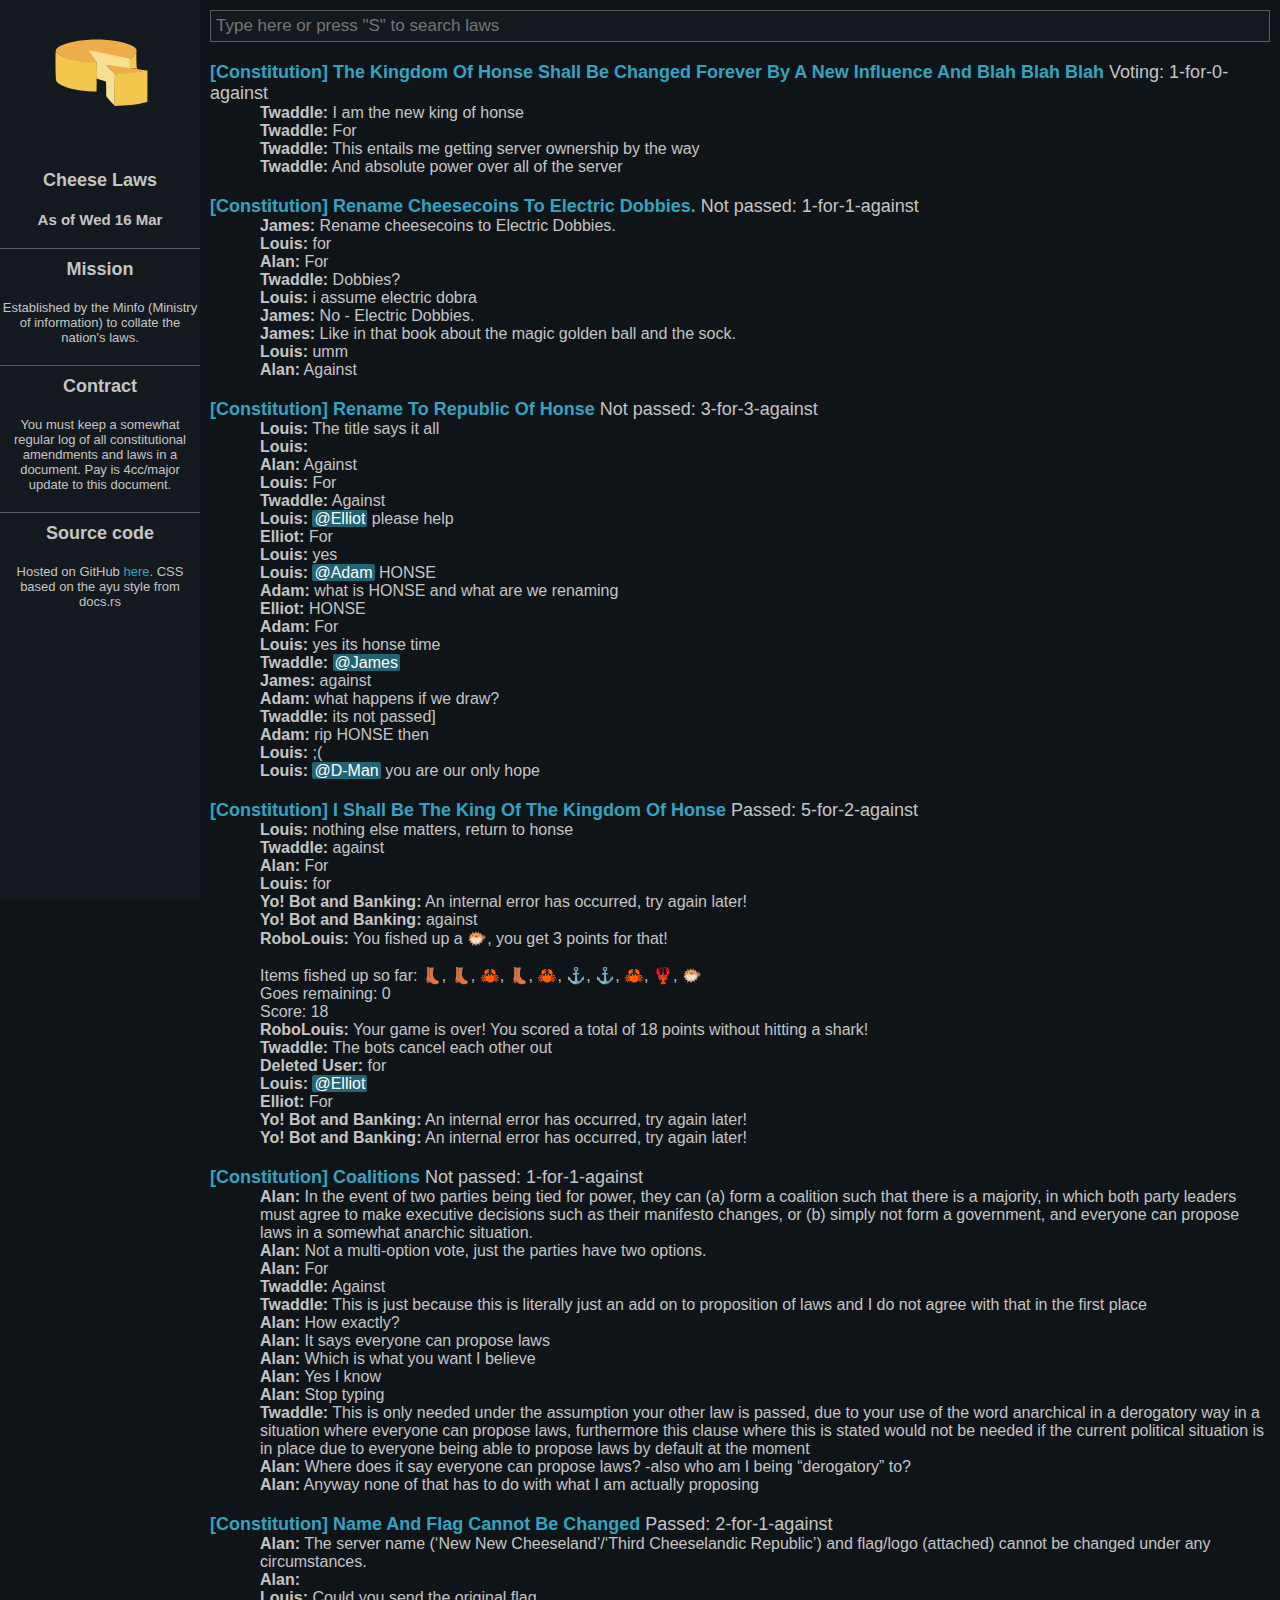
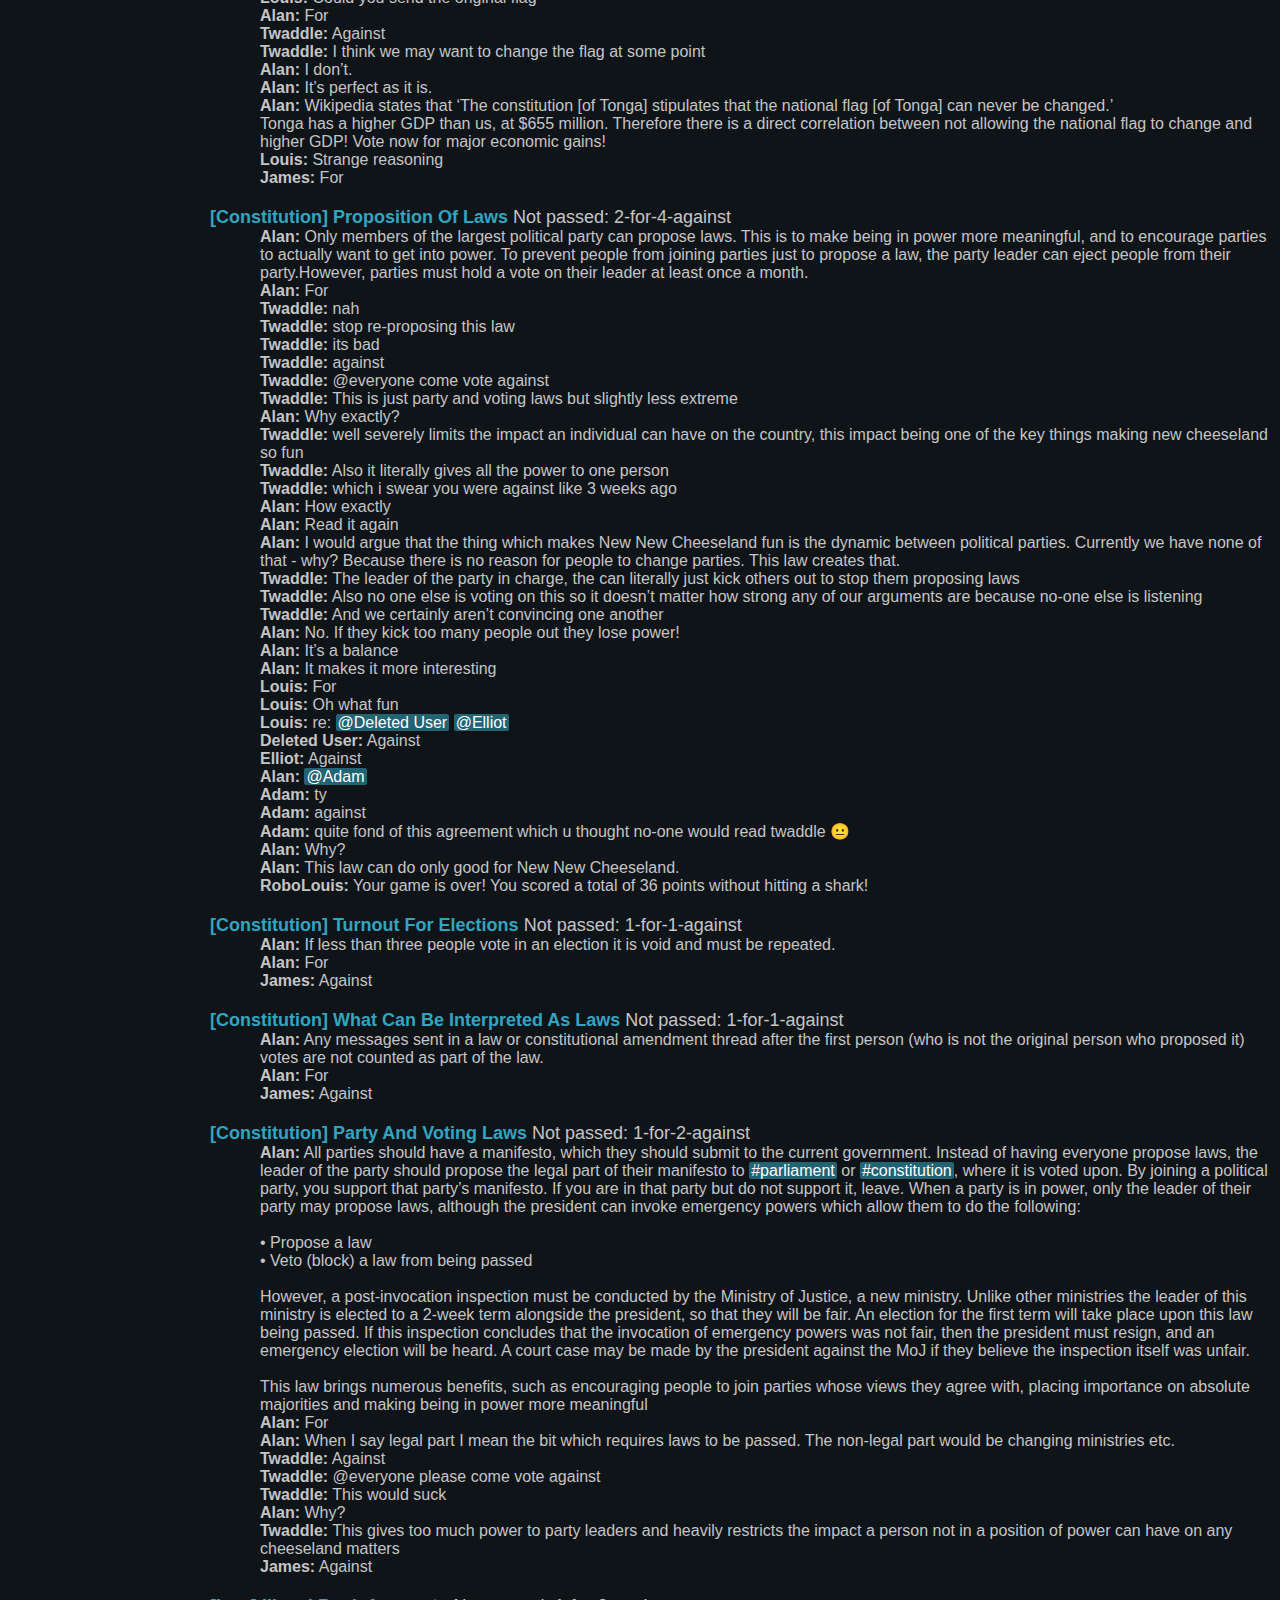
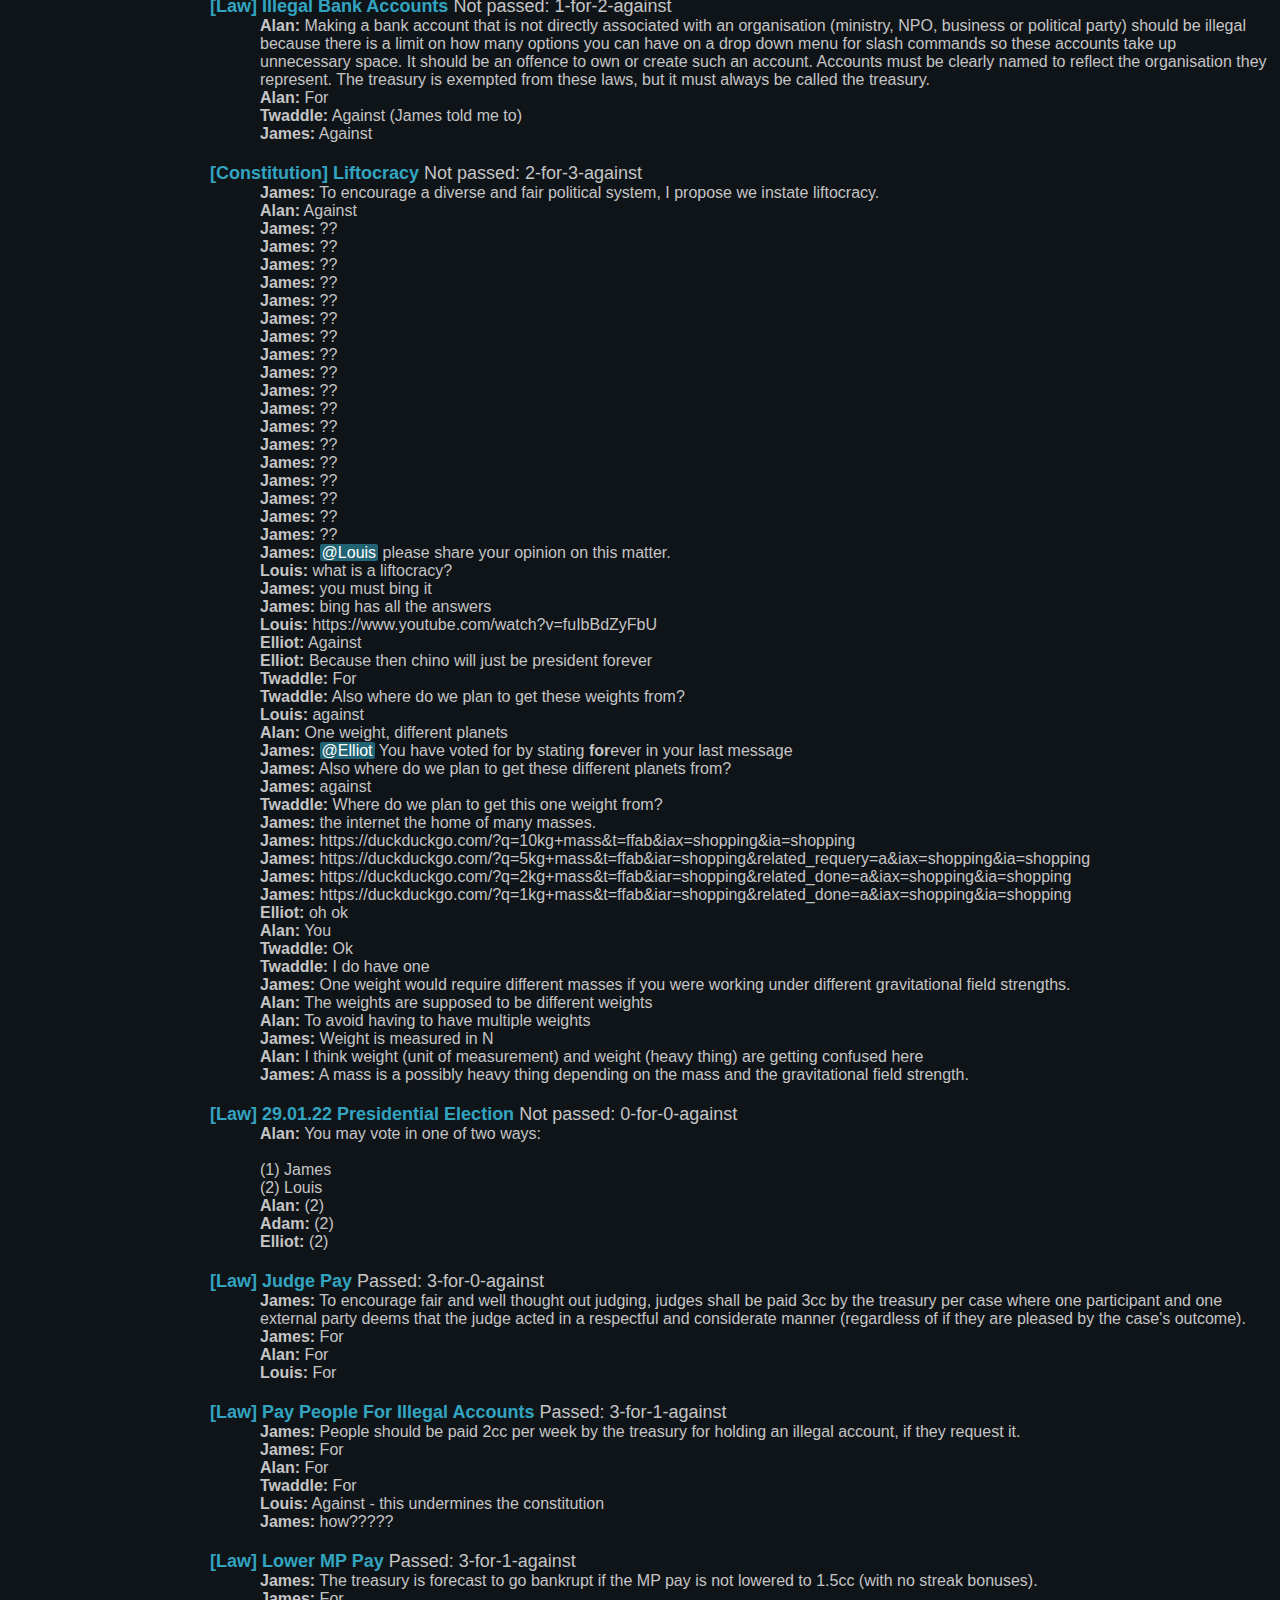
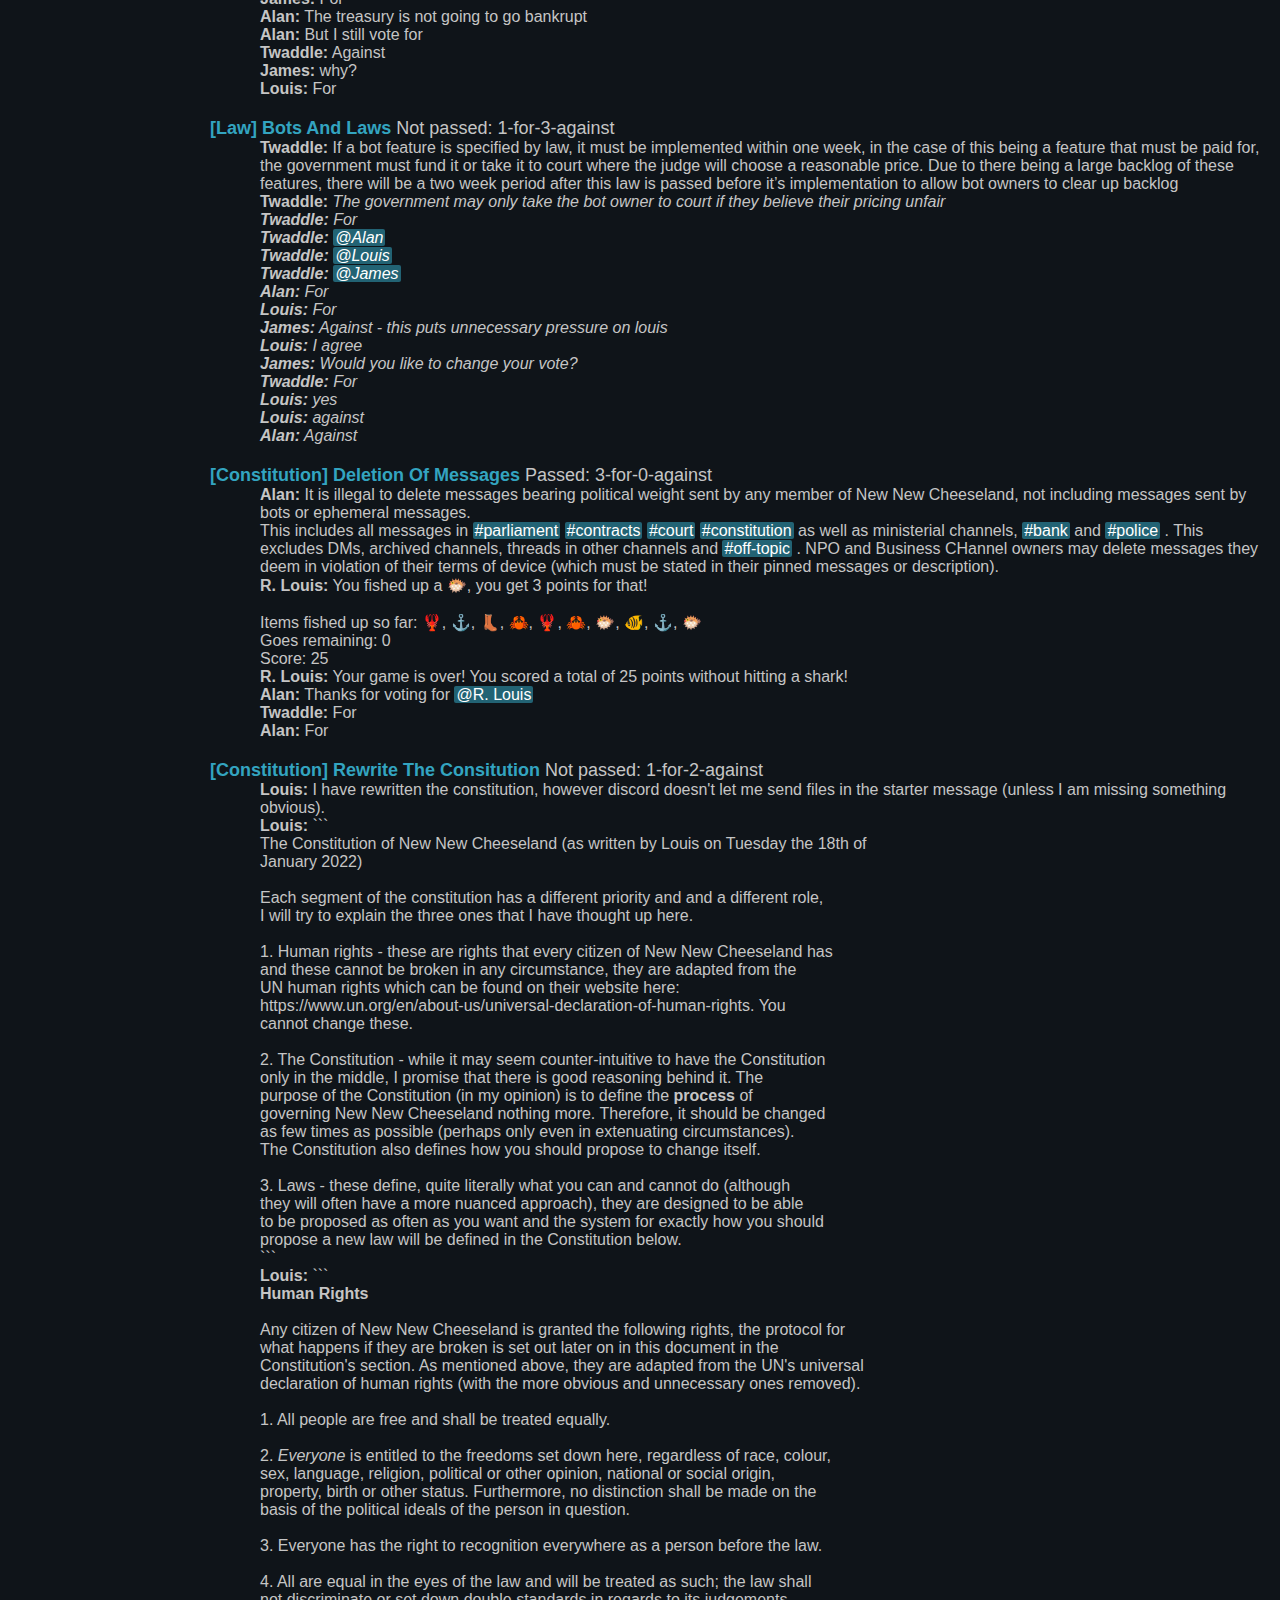
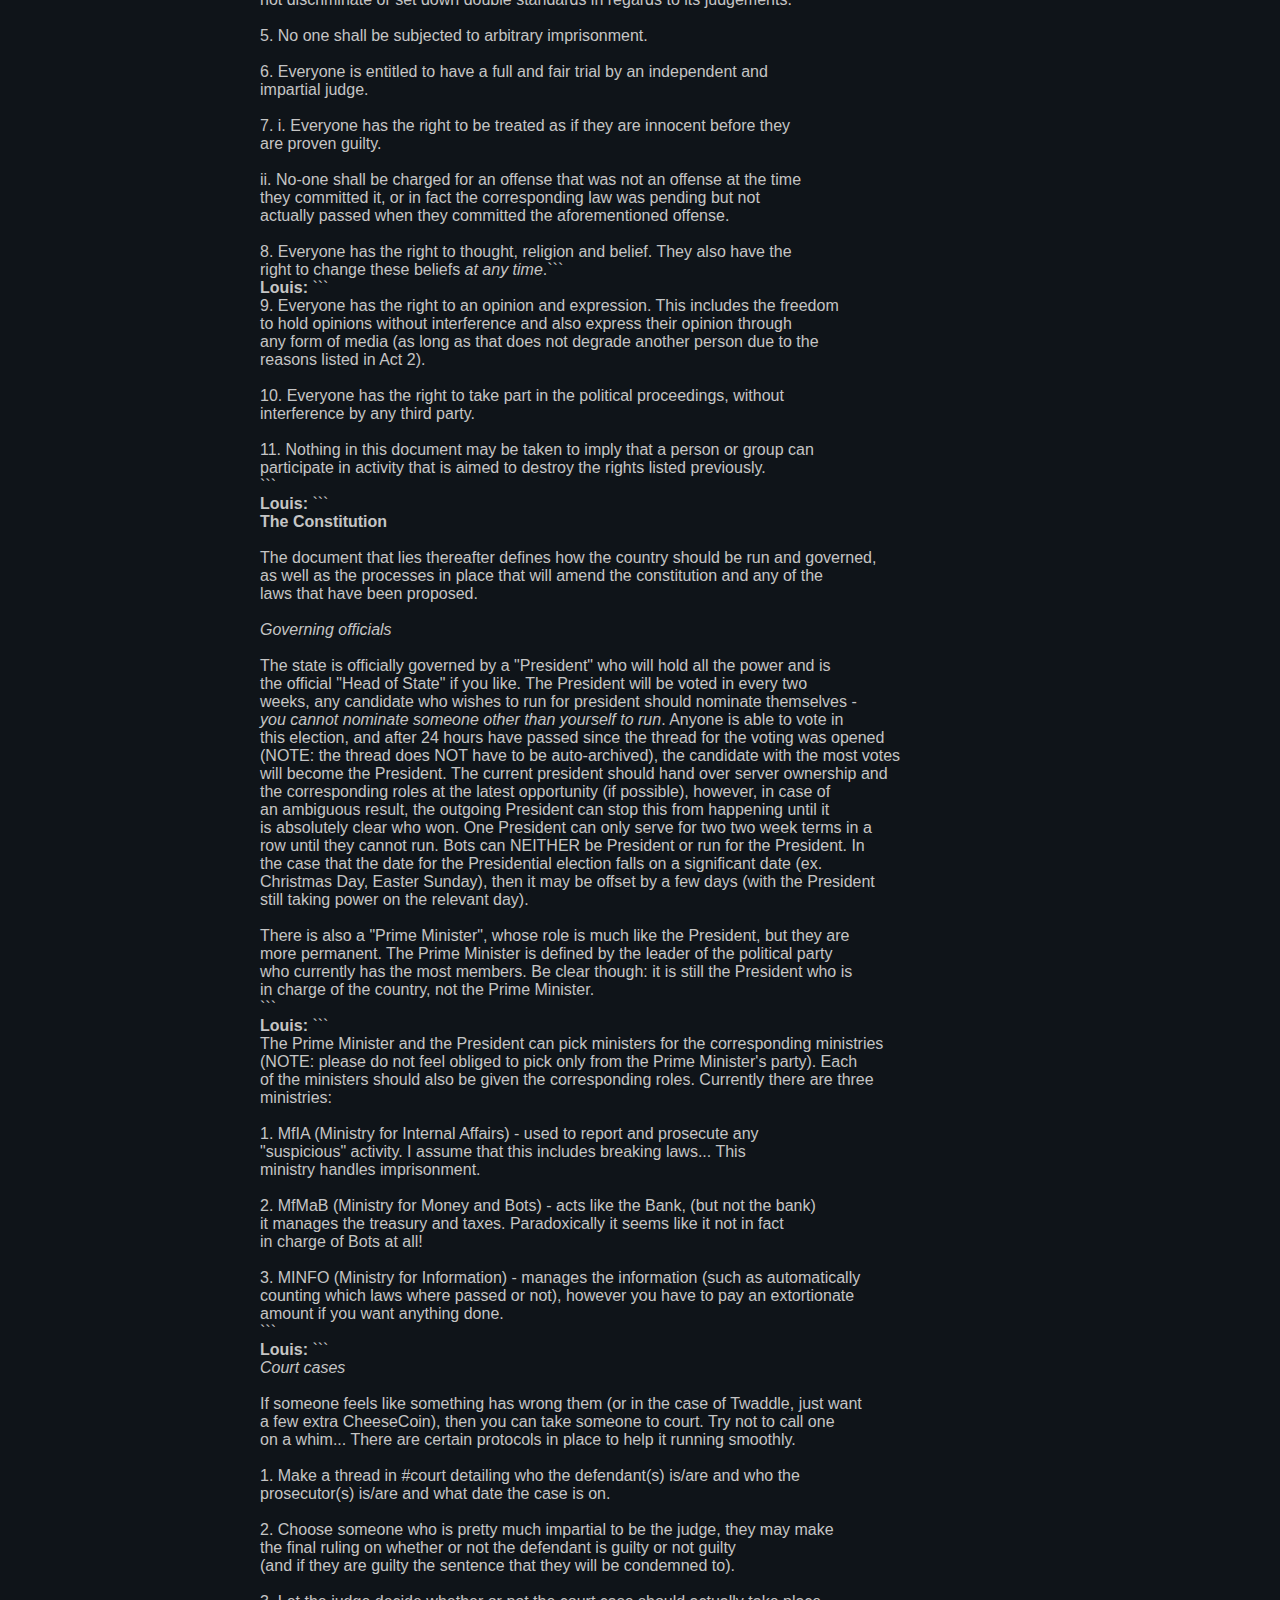
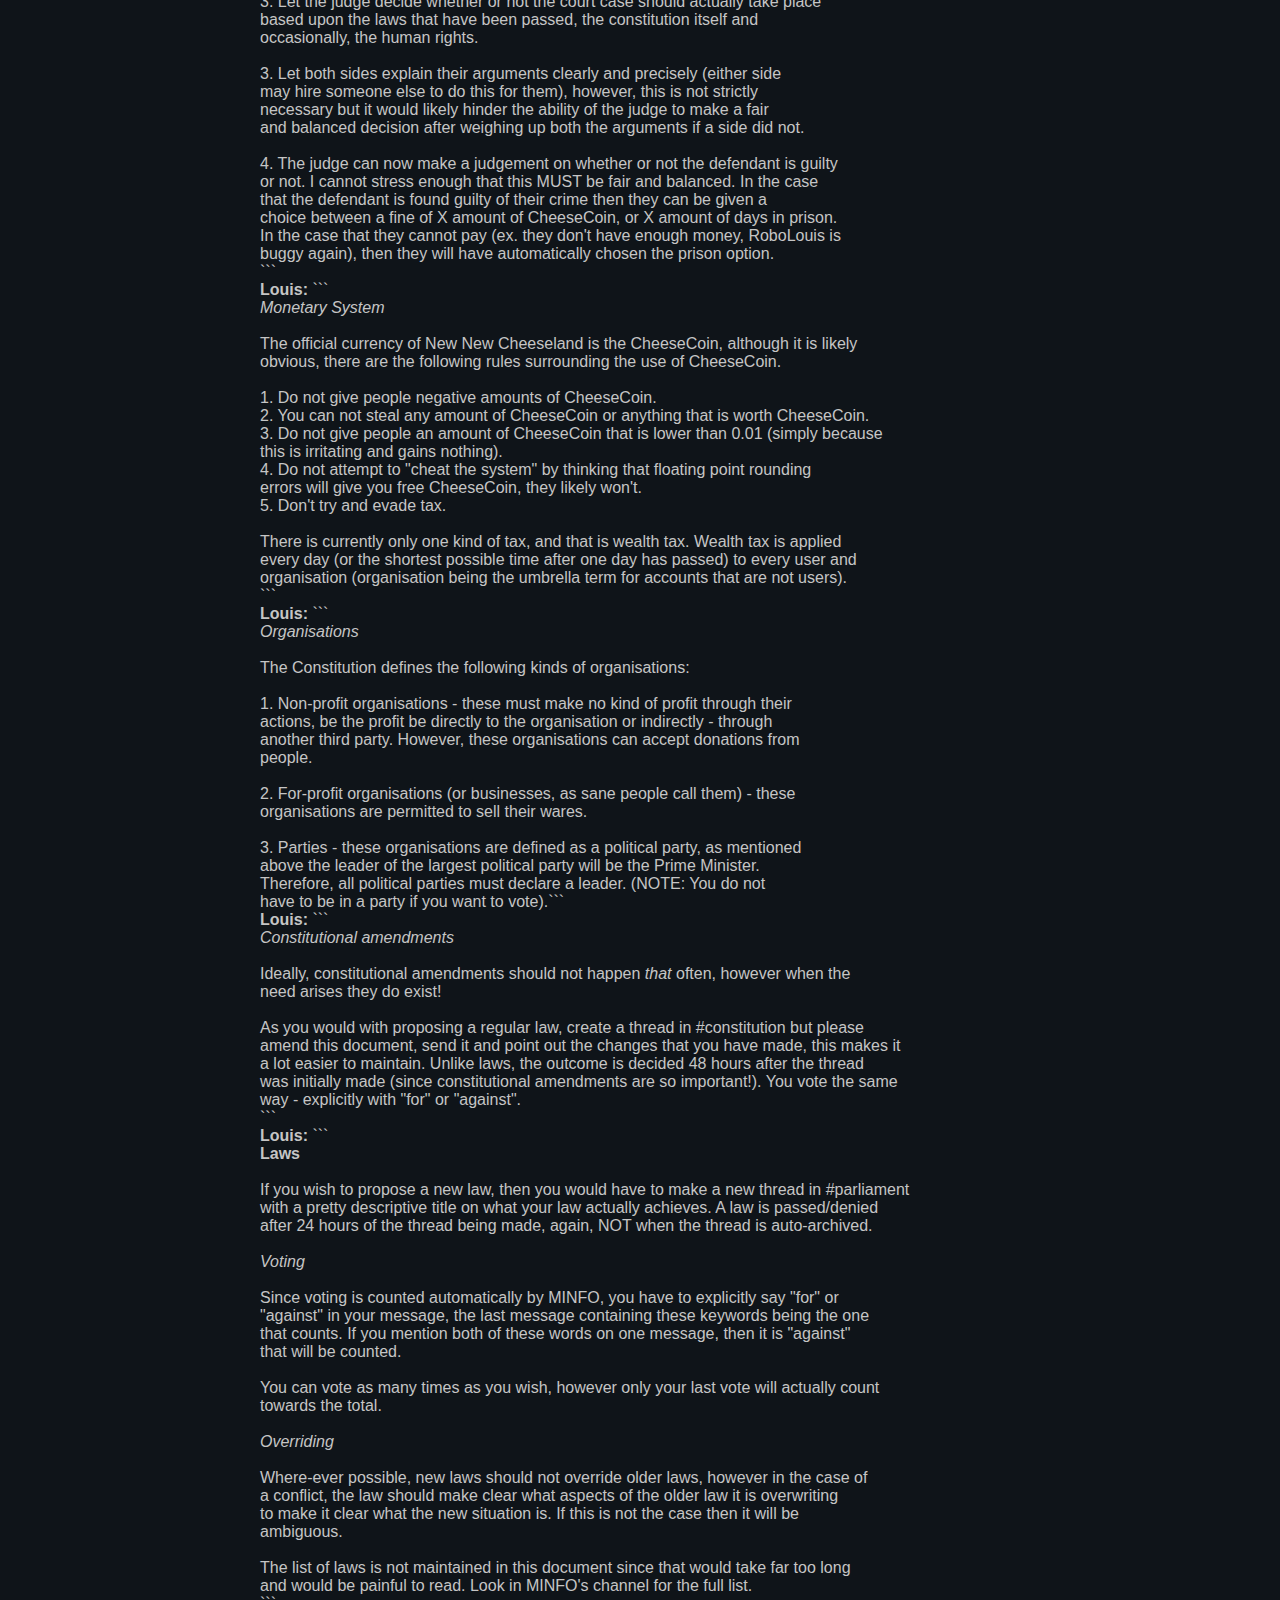
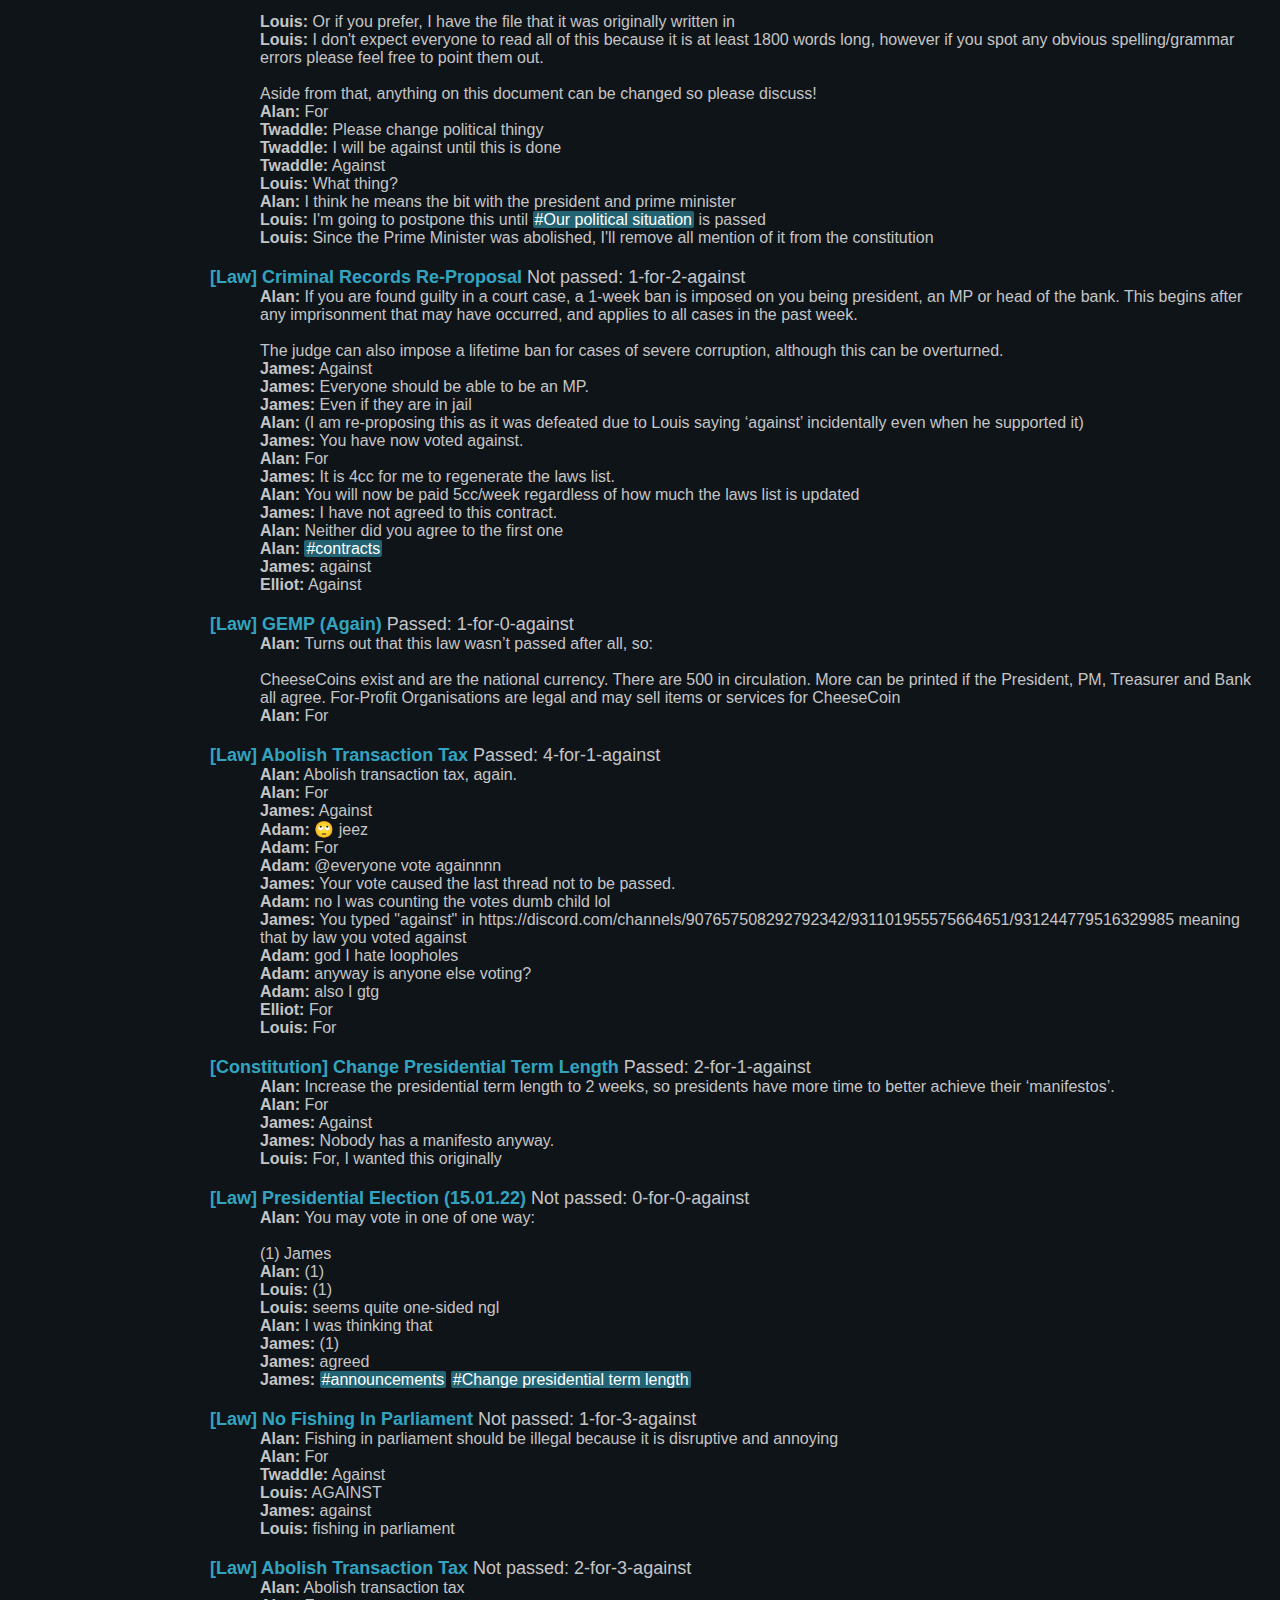
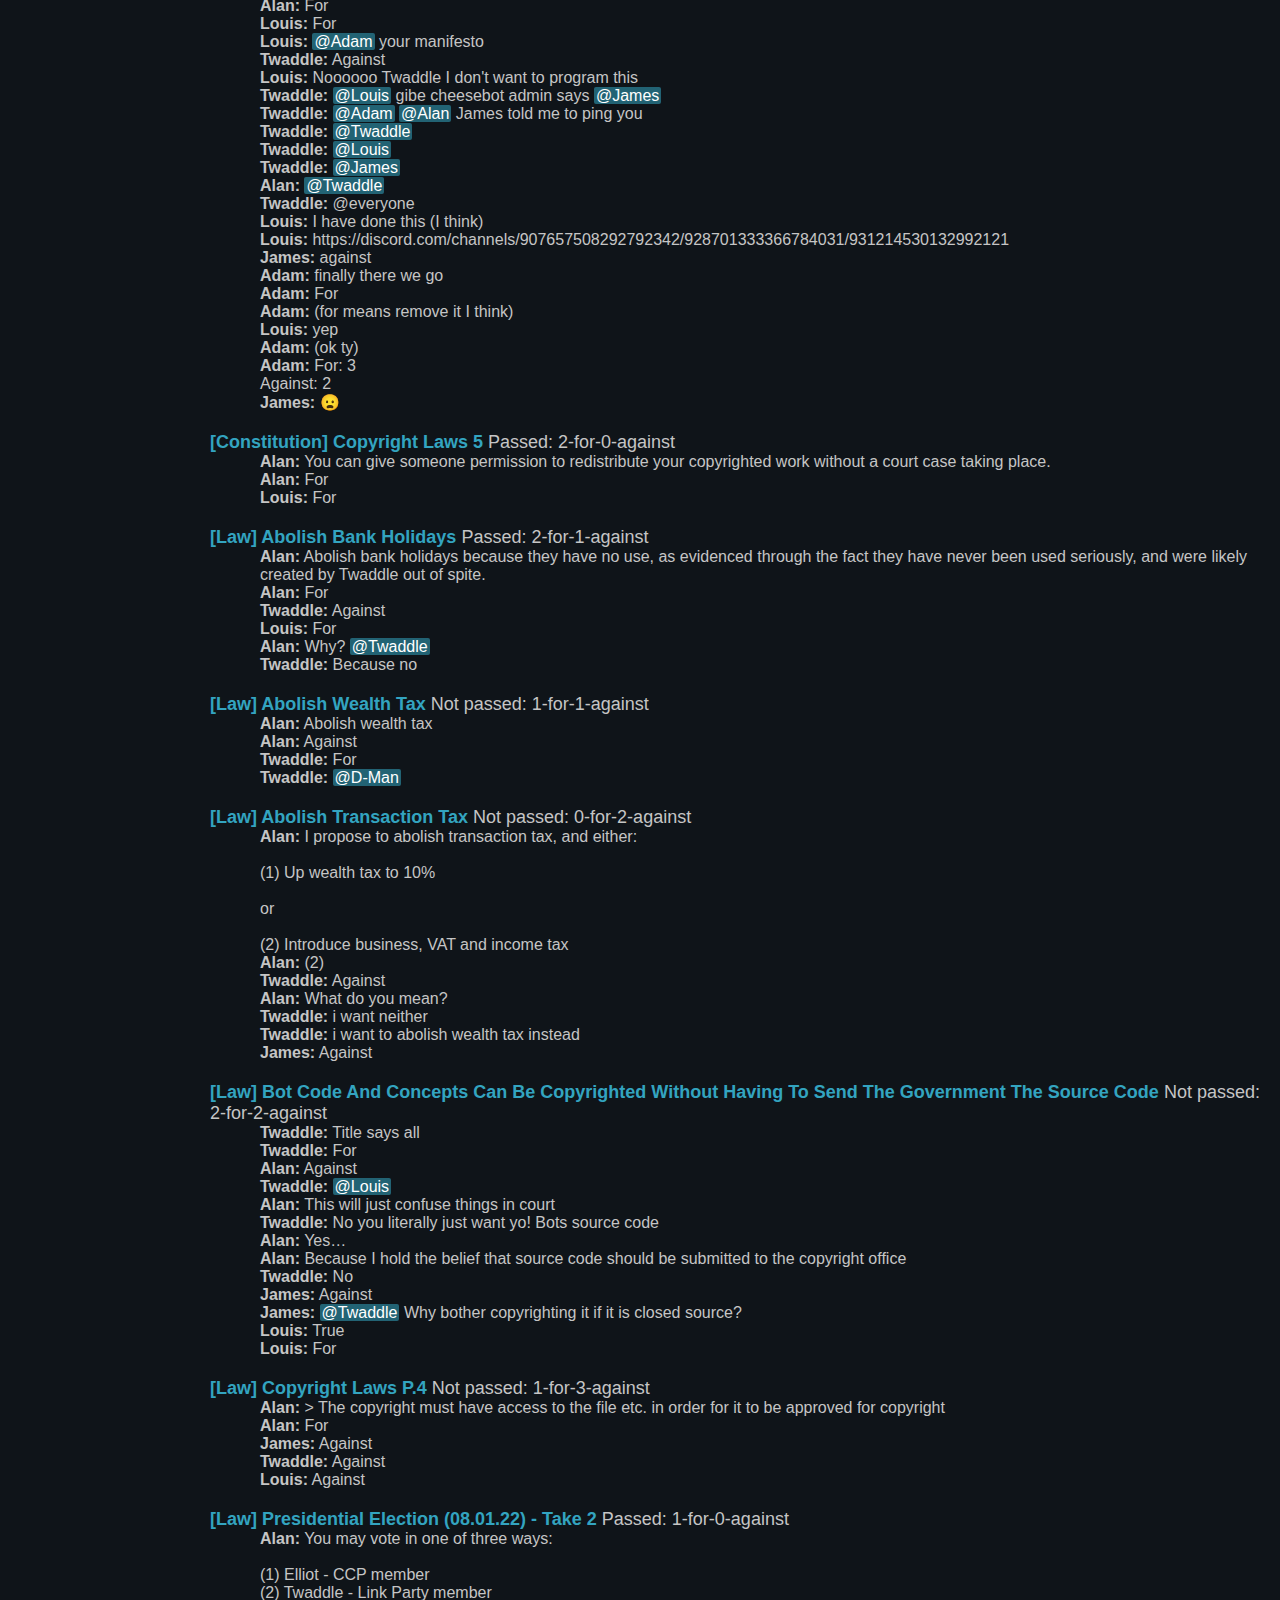
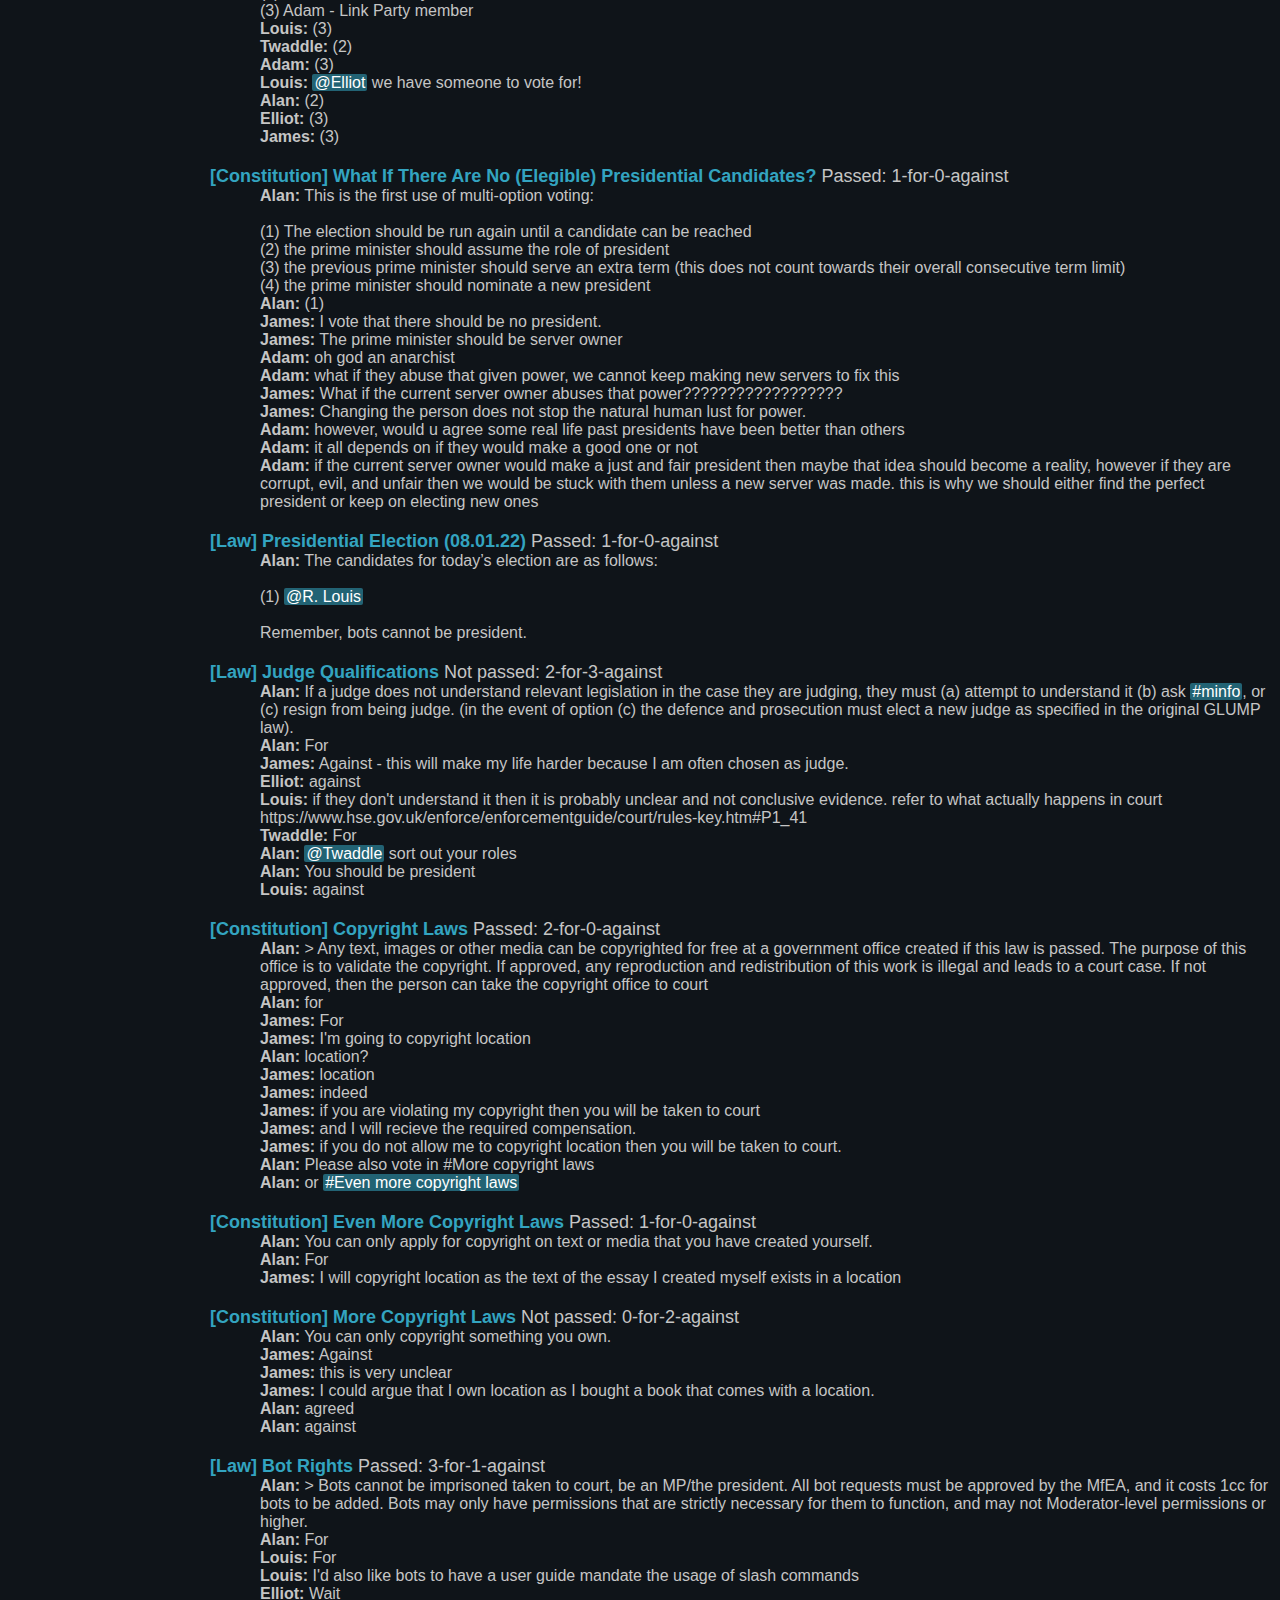
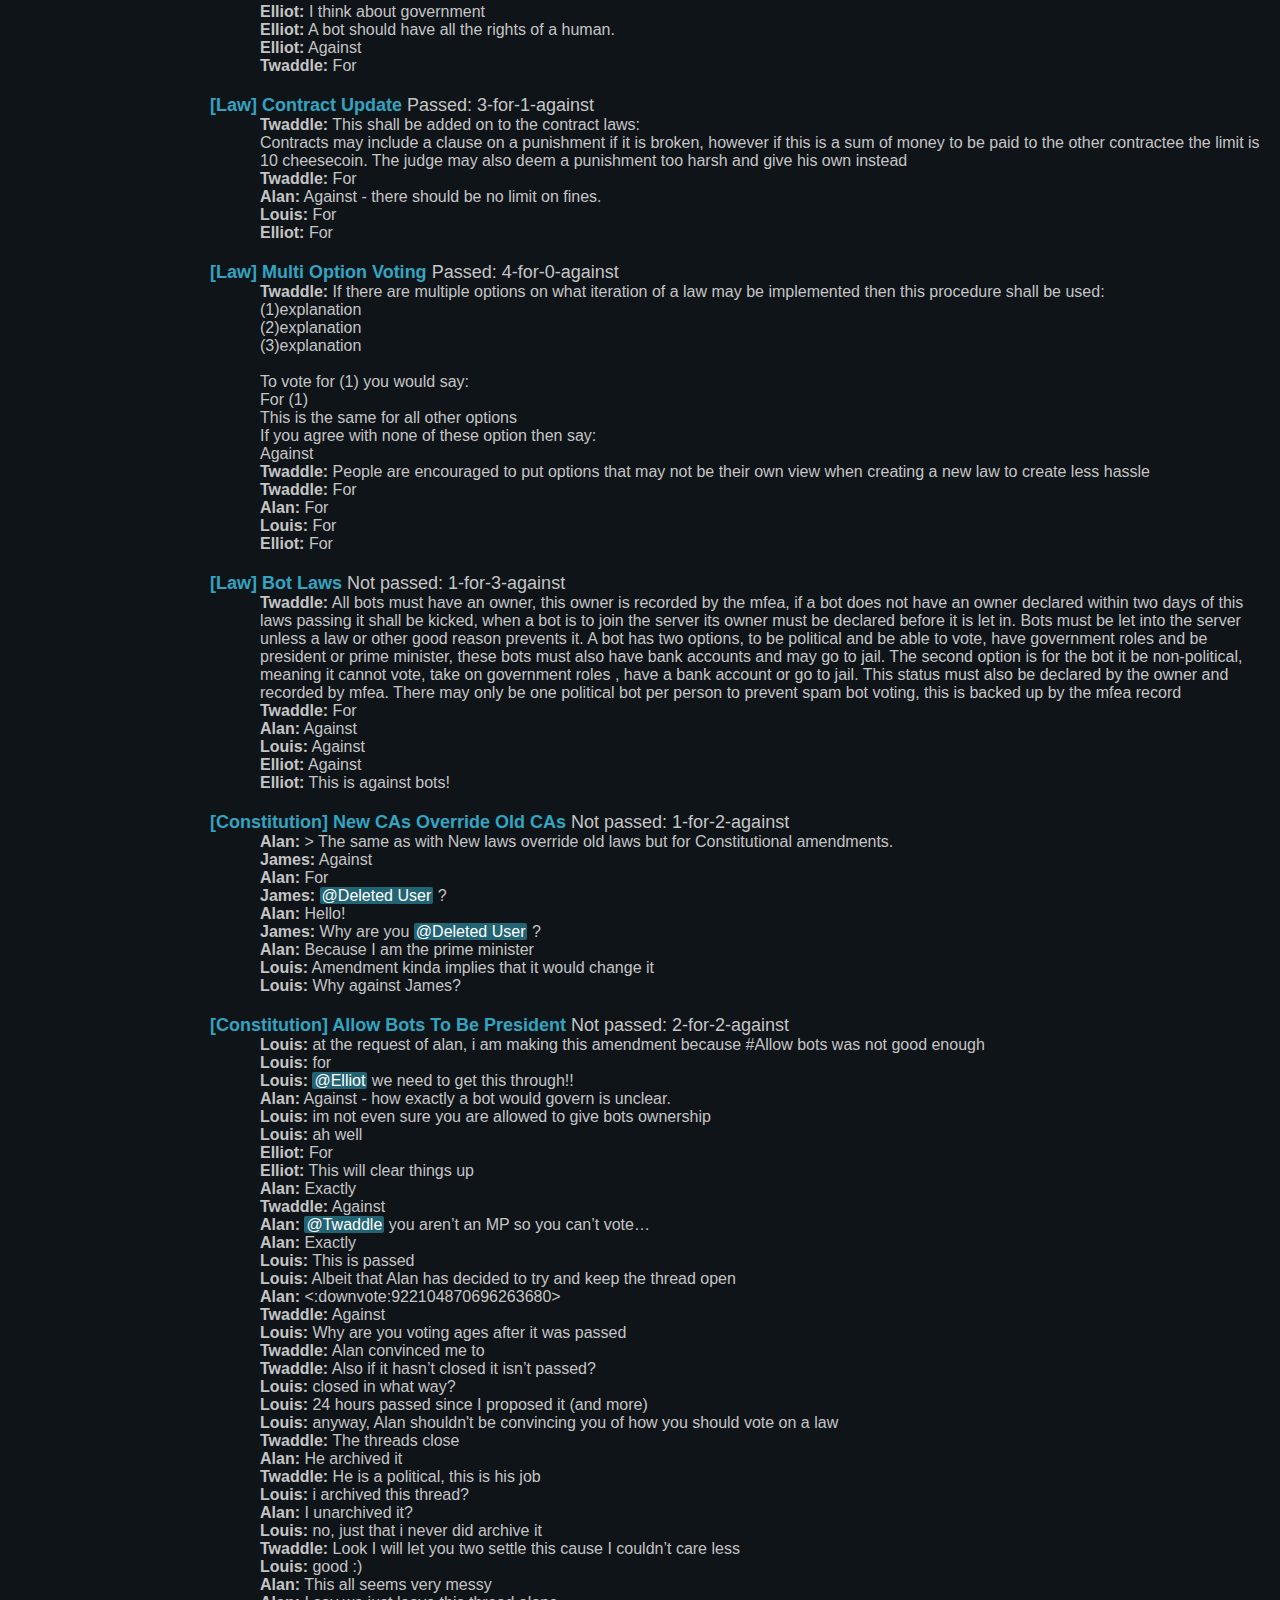
<file: index.html>
<!DOCTYPE html>
<html lang="en">
	<head>
		<meta charset="utf-8">
		<meta name="viewport" content="width=device-width, initial-scale=1.0">
		<meta name="description" content="A serchable index of the cheese laws">
		<meta name="keywords" content="cheese, cheeseland, laws, list">
		<title>Cheese Laws</title>
		<link rel="stylesheet" type="text/css" href="web/css/body.css">
		<link rel="stylesheet" type="text/css" href="web/css/nav.css">
		<link rel="stylesheet" type="text/css" href="web/css/search.css">
		<link rel="stylesheet" type="text/css" href="web/css/laws.css">
		<link rel="icon" type="image/svg+xml" href="web/favicon.svg">
		<script src="web/get_laws.js"></script>
	</head>
	<body>
		<nav>
			<div class="logo-container"><img src="web/favicon.svg" alt="logo"></div>
			<h1><b>Cheese Laws</b></h1>
			<h2 id="generated">As of --- -- ---</h2>
			<section>
				<h1><b>Mission</b></h1>
				<p>Established by the Minfo (Ministry of information) to collate the nation's laws.</p>
			</section>
			<section>
				<h1><b>Contract</b></h1>
				<p>You must keep a somewhat regular log of all constitutional amendments and laws in a document. Pay is 4cc/major update to this document.</p>
			</section>
			<section>
				<h1><b>Source code</b></h1>
				<p>Hosted on GitHub <a href="https://github.com/0HyperCube/cheese-laws">here</a>. CSS based on the ayu style from docs.rs</p>
			</section>
		</nav>
		<section id="content">
			<input type="search" id="search-box" placeholder="Type here or press &quot;S&quot; to search laws" oninput="update_search(event)" value=""/>
			
			<div id="laws-box"></div>
		</section>
	</body>
</html>
</file>
<file: web/css/body.css>
:root{
	--body: #0f1419;
	--nav: #14191f;
	--text: #c5c5c5;
	--seperator: #c5c5c562;
	--primary-highlight: #33a4c0;
	--primary-transparent: #33a4c08c;
	--primary-dim: #266575;
}

body{
	background-color: var(--body);
	color: var(--text);
	margin: 0;
	position: relative;
	padding: 0;
	scrollbar-color: #5c6773 transparent;
	font-family: "Fira Sans",sans-serif;
}
nav{
	background-color: var(--nav);
}
#content{
	padding: 10px;
}
a{
	color: var(--primary-highlight);
	text-decoration: none;
}
</file>
<file: web/css/nav.css>
@media screen and (min-width: 700px) {
	nav{
		width: 200px;
		position: fixed;
		left: 0;
		top: 0;
		bottom: 0;
		overflow: auto;
		display: block;
	}
	nav .logo-container{
		height: 120px;
		width: 120px;
		position: relative;
		margin: 20px auto;
		display: block;
		margin-top: 10px;
		margin-bottom: 40px;
	}
	
	nav h1{
		margin: 10px 10px 20px 10px;
	}

	#content {
		margin-left: 200px;
	}
}
@media not (min-width: 700px) {
	nav{
		height: 40px;
		width: 100%;
		display: flex;
	}
	nav .logo-container{
		height: 100%;
		display: inline-block;
	}
	nav h1, nav h2{
		display:inline-block;
		margin:auto;
	}
	nav h1{
		flex-grow: 1;
	}
	nav h2::first-letter{
		text-transform: lowercase;
	}
	nav section{
		display:none;
	}
}
nav .logo-container img{
	height: 100%;
}
nav h1, h2, p{
	font-size: 18px;
	word-wrap: break-word;
	text-align: center;
}
nav h2{
	font-size: 15px;
}
nav p{
	font-size: 13px;
}
nav section::before{
	margin-top: 20px;
	content: "";
	width:100%;
	display: block;
	background-color: var(--seperator);
	height: 1px;
}
</file>
<file: web/css/search.css>
#search-box{
	width: 100%;
	font-size: 17px;
	padding: 5px;
	color: var(--text);
	background-color: var(--nav);
	border: 1px solid var(--seperator);
}
#search-box-selected{
	border-color: var(--primary-highlight);
	outline: none;
	box-shadow: none;
}
</file>
<file: web/css/laws.css>
.law-title{
	color: var(--primary-highlight);
	font-size: 18px;
	font-weight:bold;
	text-transform: capitalize;
}
.law-status{
	font-size: 18px;
}
.law-info{
	margin-left: 50px;
	margin-bottom: 20px;
}
#laws-box{
	margin-top:20px;
}
.ping{
	background-color: var(--primary-transparent);
	color: white;
	border-radius: 2px;
	padding:0 2px;
}
</file>
